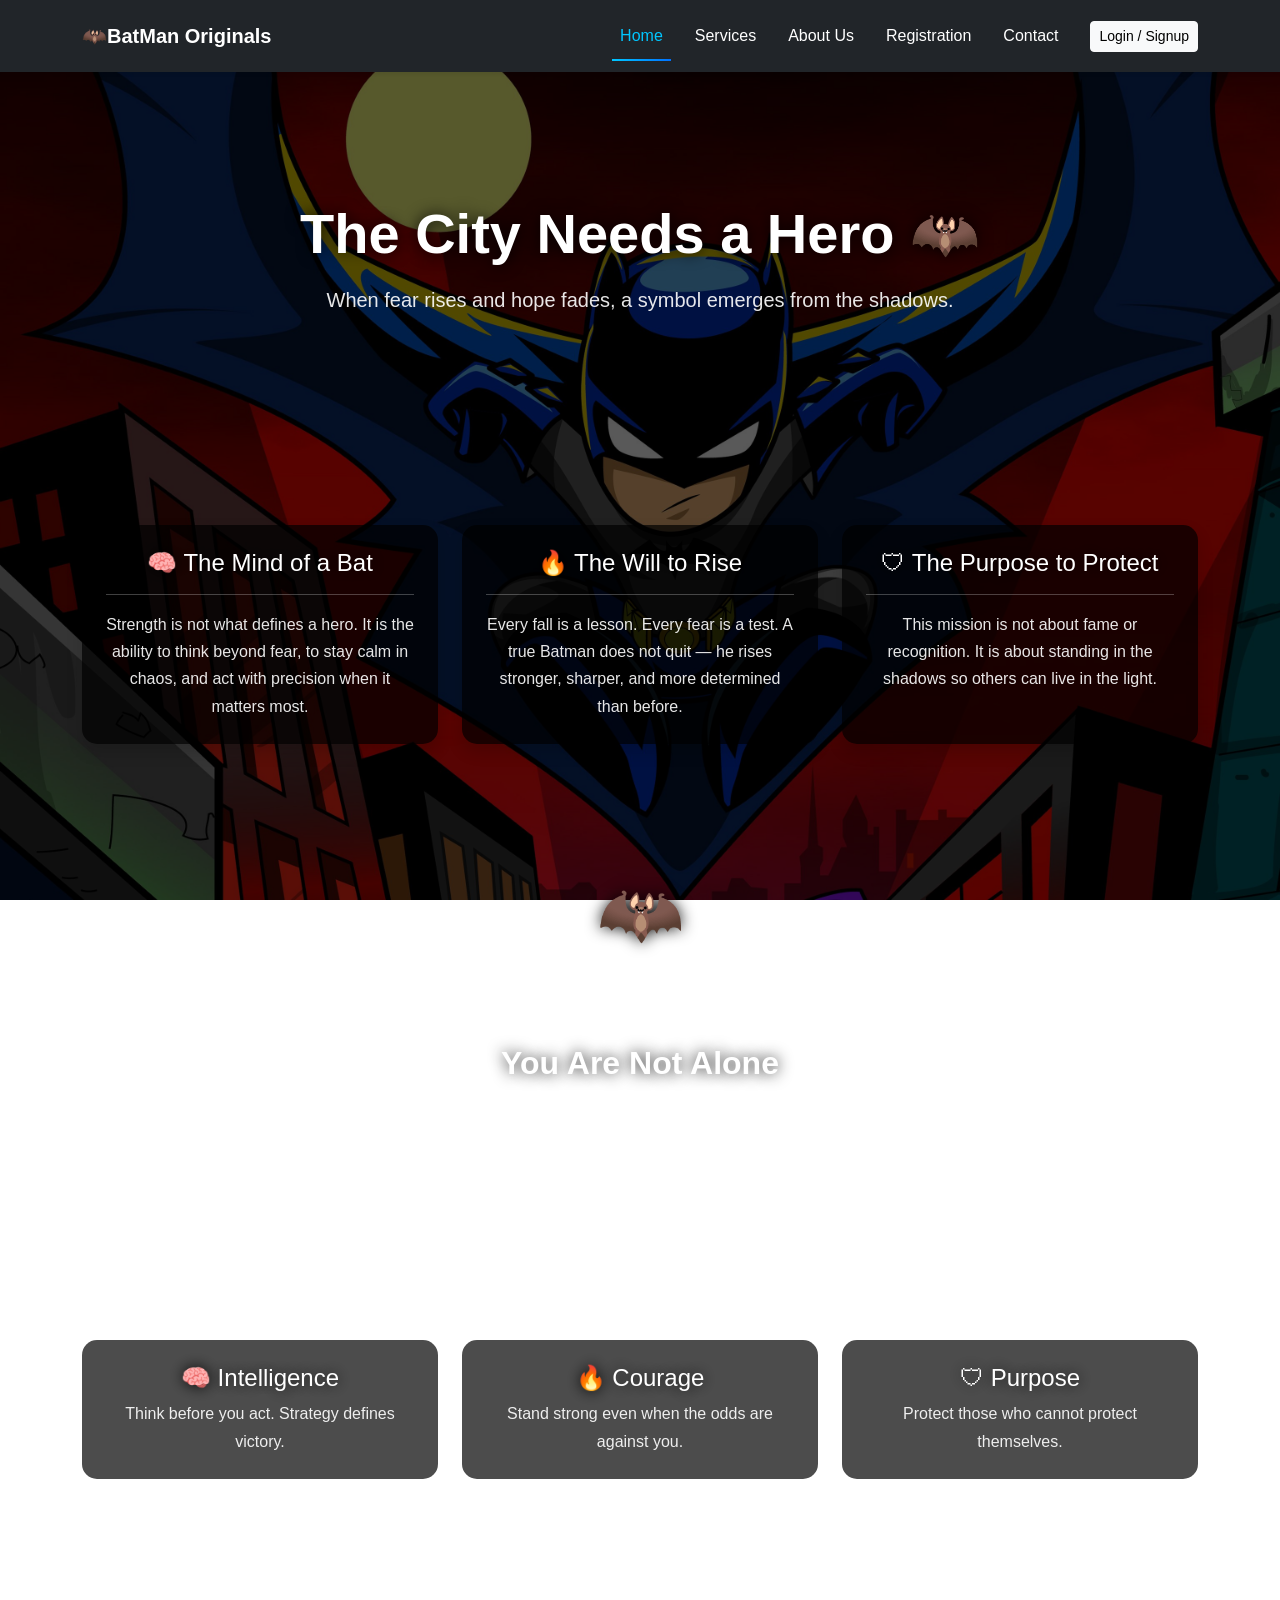
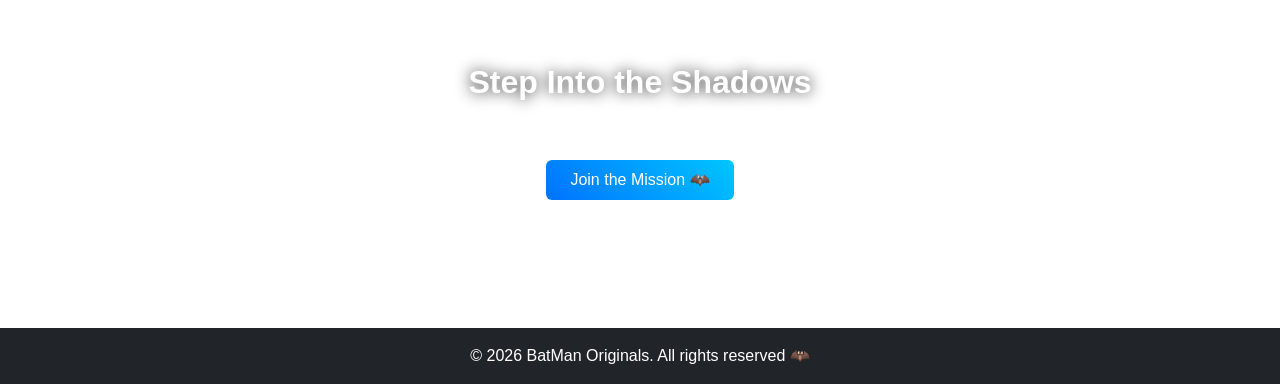
<file: Index.html>
<!DOCTYPE html>
<html lang="en">

<head>
    <meta charset="UTF-8">
    <meta name="viewport" content="width=device-width, initial-scale=1.0">
    <title>Home - BatMan Originals</title>

    <link href="https://cdn.jsdelivr.net/npm/bootstrap@5.0.2/dist/css/bootstrap.min.css" rel="stylesheet">
    <link rel="stylesheet" href="style.css">
</head>

<body>

    <nav class="navbar navbar-expand-lg navbar-dark bg-dark shadow-sm py-3">
        <div class="container">

            <a class="navbar-brand fw-bold" href="#">🦇BatMan Originals</a>

            <button class="navbar-toggler" type="button" data-bs-toggle="collapse" data-bs-target="#menu">
                <span class="navbar-toggler-icon"></span>
            </button>

            <div class="collapse navbar-collapse" id="menu">
                <ul class="navbar-nav ms-auto text-center">
                    <li class="nav-item">
                        <a class="nav-link text-white mx-2 active" href="Index.html">Home</a>
                    </li>
                    <li class="nav-item">
                        <a class="nav-link text-white mx-2" href="Services.html">Services</a>
                    </li>
                    <li class="nav-item">
                        <a class="nav-link text-white mx-2" href="Aboutus.html">About Us</a>
                    </li>
                    <li class="nav-item">
                        <a class="nav-link text-white mx-2" href="Registration.html">Registration</a>
                    </li>
                    <li class="nav-item">
                        <a class="nav-link text-white mx-2" href="Contact.html">Contact</a>
                    </li>
                </ul>

                <button class="btn btn-light btn-sm ms-lg-3 mt-2 mt-lg-0" data-bs-toggle="modal"
                    data-bs-target="#loginModal">
                    Login / Signup
                </button>
            </div>
        </div>
    </nav>

    <div class="modal fade" id="loginModal" tabindex="-1">
        <div class="modal-dialog modal-dialog-centered">
            <div class="modal-content">

                <div class="modal-header">
                    <h5 class="modal-title text-dark">Login</h5>
                    <button class="btn-close" data-bs-dismiss="modal"></button>
                </div>

                <div class="modal-body">
                    <input type="email" class="form-control mb-3" placeholder="Email">
                    <input type="password" class="form-control mb-3" placeholder="Password">
                </div>

                <div class="modal-footer">
                    <button class="btn btn-secondary" data-bs-dismiss="modal">Close</button>
                    <button class="btn btn-primary">Login</button>
                </div>

            </div>
        </div>
    </div>

    <section class="container text-center mt-5 reveal">
        <h1 class="display-4 fw-bold">The City Needs a Hero 🦇</h1>

        <p class="lead mt-3">
            When fear rises and hope fades, a symbol emerges from the shadows.
        </p>
    </section>

    <section class="container reveal">
        <div class="row text-center mt-5">

            <div class="col-md-4 mb-4">
                <div class="p-4 bat-card h-100 shadow">
                    <h4>🧠 The Mind of a Bat</h4>
                    <hr class="bg-light">
                    <p>
                        Strength is not what defines a hero.
                        It is the ability to think beyond fear,
                        to stay calm in chaos, and act with precision when it matters most.
                    </p>
                </div>
            </div>

            <div class="col-md-4 mb-4">
                <div class="p-4 bat-card h-100 shadow">
                    <h4>🔥 The Will to Rise</h4>
                    <hr class="bg-light">
                    <p>
                        Every fall is a lesson. Every fear is a test.
                        A true Batman does not quit —
                        he rises stronger, sharper, and more determined than before.
                    </p>
                </div>
            </div>

            <div class="col-md-4 mb-4">
                <div class="p-4 bat-card h-100 shadow">
                    <h4>🛡 The Purpose to Protect</h4>
                    <hr class="bg-light">
                    <p>
                        This mission is not about fame or recognition.
                        It is about standing in the shadows so others can live in the light.
                    </p>
                </div>
            </div>

        </div>
    </section>

    <div class="text-center reveal mt-4">
        <h2 class="bat-signal">🦇</h2>
    </div>

    <section class="container text-center reveal">
        <h2 class="fw-bold">You Are Not Alone</h2>

        <p class="mt-3">
            Across the world, there are hidden Batmans.
            Ordinary people doing extraordinary things.
        </p>

        <p>
            A student helping a friend.
            A developer building dreams.
            A stranger choosing kindness.
        </p>

        <p class="fw-bold">
            They are all part of the same mission.
        </p>
    </section>

    <section class="container reveal">
        <div class="row text-center">

            <div class="col-md-4 mb-4">
                <div class="p-4 bat-card h-100">
                    <h4>🧠 Intelligence</h4>
                    <p>Think before you act. Strategy defines victory.</p>
                </div>
            </div>

            <div class="col-md-4 mb-4">
                <div class="p-4 bat-card h-100">
                    <h4>🔥 Courage</h4>
                    <p>Stand strong even when the odds are against you.</p>
                </div>
            </div>

            <div class="col-md-4 mb-4">
                <div class="p-4 bat-card h-100">
                    <h4>🛡 Purpose</h4>
                    <p>Protect those who cannot protect themselves.</p>
                </div>
            </div>

        </div>
    </section>

    <section class="container text-center reveal">
        <h2 class="fw-bold">Step Into the Shadows</h2>

        <p class="mt-3">
            The city is waiting.
            The mission has already begun.
        </p>

        <a href="registration.html" class="btn btn-primary px-4 py-2 mt-3">
            Join the Mission 🦇
        </a>
    </section>

    <footer class="bg-dark text-center text-white py-3 mt-5">
        &copy; 2026 BatMan Originals. All rights reserved 🦇
    </footer>

    <script src="https://cdn.jsdelivr.net/npm/bootstrap@5.0.2/dist/js/bootstrap.bundle.min.js"></script>
    <script>
        window.addEventListener("scroll", function () {
            let reveals = document.querySelectorAll(".reveal");

            reveals.forEach((el) => {
                let windowHeight = window.innerHeight;
                let elementTop = el.getBoundingClientRect().top;

                if (elementTop < windowHeight - 100) {
                    el.classList.add("active");
                }
            });
        });
    </script>

</body>

</html>
</file>
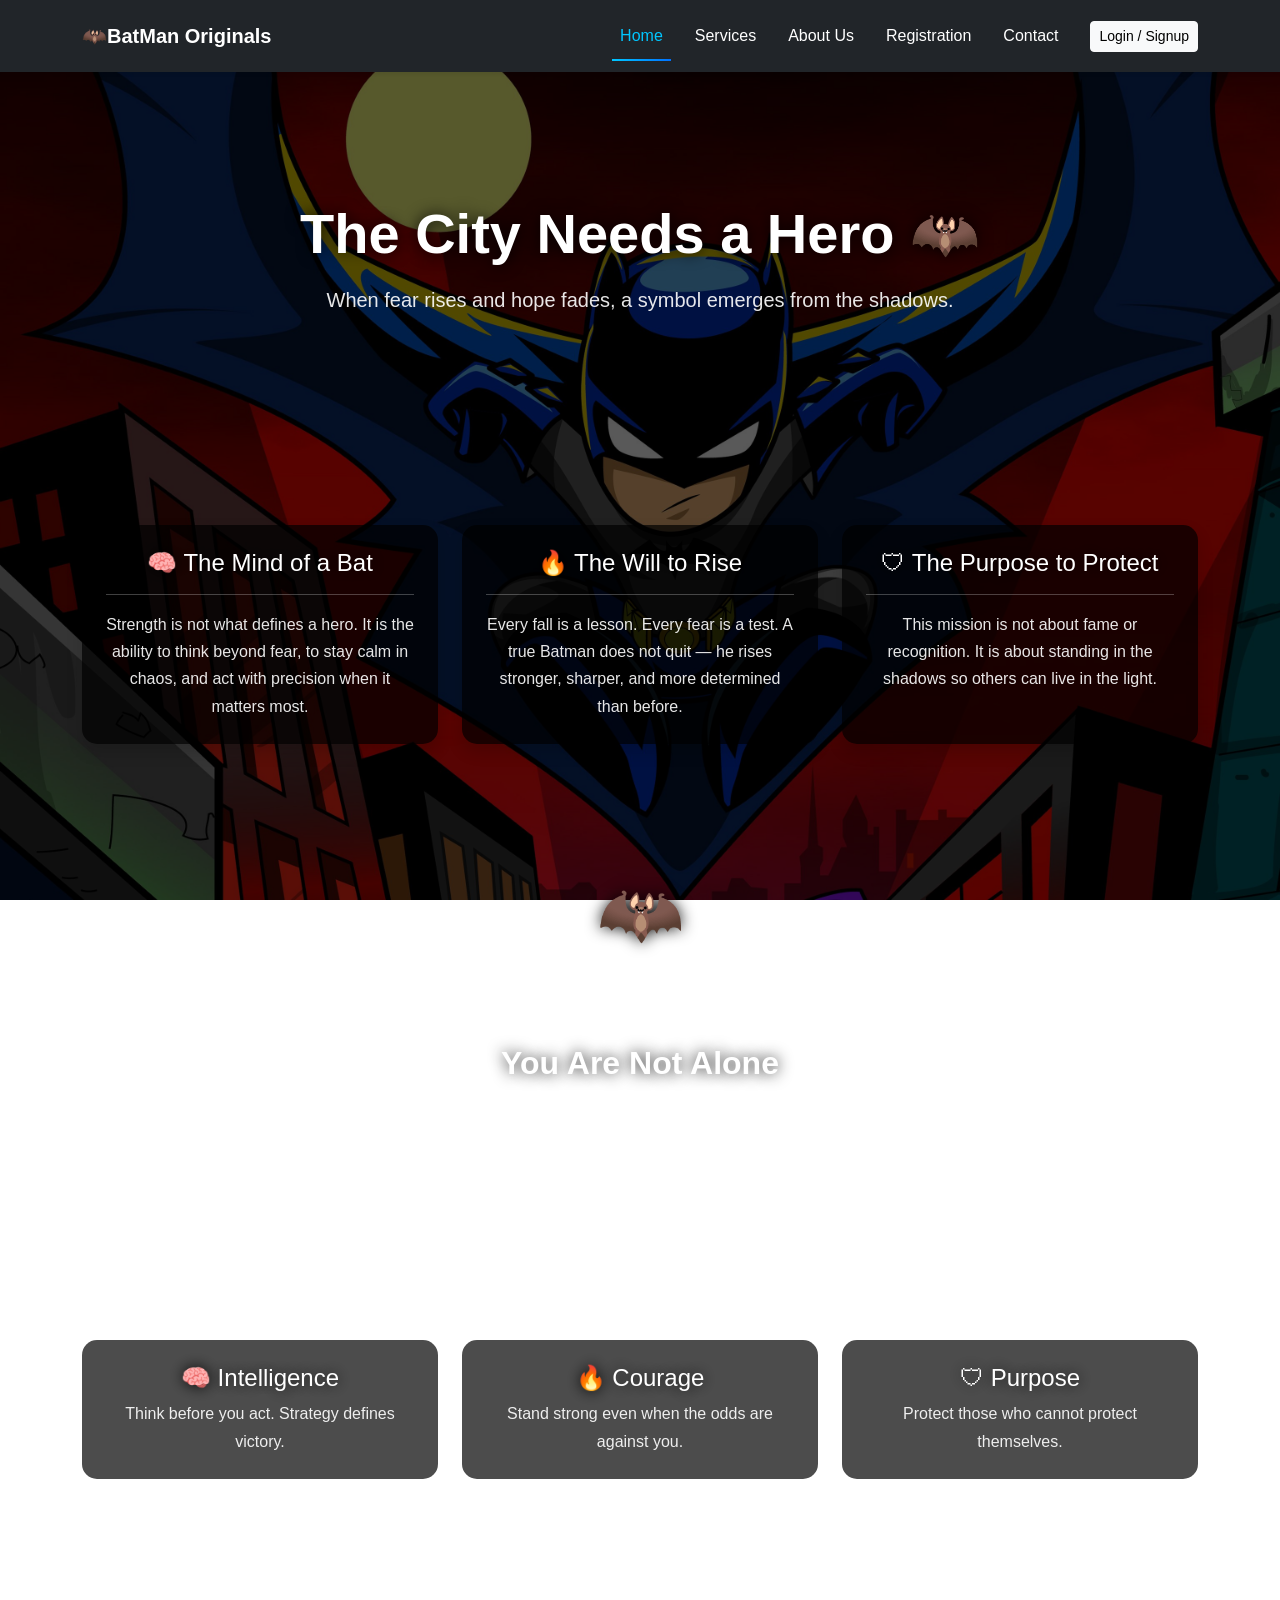
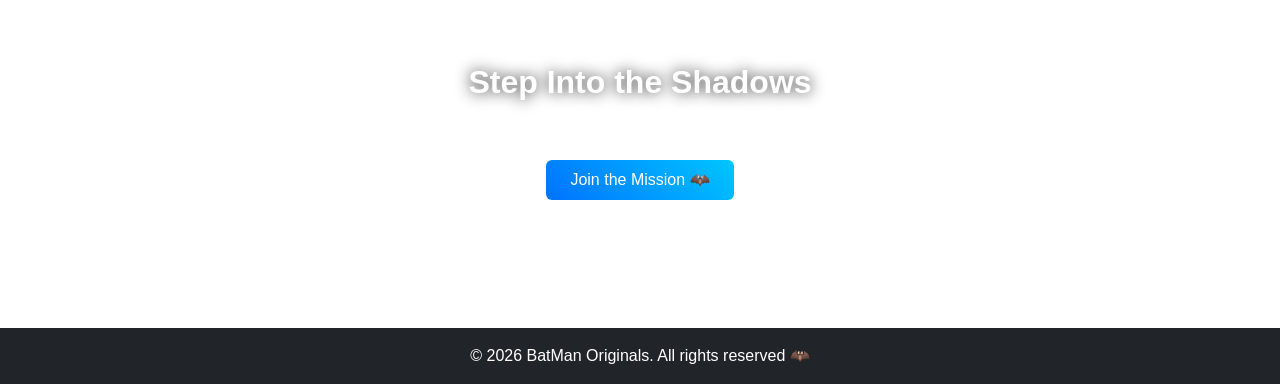
<file: index.html>
<!DOCTYPE html>
<html lang="en">

<head>
    <meta charset="UTF-8">
    <meta name="viewport" content="width=device-width, initial-scale=1.0">
    <title>Home - BatMan Originals</title>

    <link href="https://cdn.jsdelivr.net/npm/bootstrap@5.0.2/dist/css/bootstrap.min.css" rel="stylesheet">
    <link rel="stylesheet" href="style.css">
</head>

<body>

    <nav class="navbar navbar-expand-lg navbar-dark bg-dark shadow-sm py-3">
        <div class="container">

            <a class="navbar-brand fw-bold" href="#">🦇BatMan Originals</a>

            <button class="navbar-toggler" type="button" data-bs-toggle="collapse" data-bs-target="#menu">
                <span class="navbar-toggler-icon"></span>
            </button>

            <div class="collapse navbar-collapse" id="menu">
                <ul class="navbar-nav ms-auto text-center">
                    <li class="nav-item">
                        <a class="nav-link text-white mx-2 active" href="index.html">Home</a>
                    </li>
                    <li class="nav-item">
                        <a class="nav-link text-white mx-2" href="Services.html">Services</a>
                    </li>
                    <li class="nav-item">
                        <a class="nav-link text-white mx-2" href="Aboutus.html">About Us</a>
                    </li>
                    <li class="nav-item">
                        <a class="nav-link text-white mx-2" href="Registration.html">Registration</a>
                    </li>
                    <li class="nav-item">
                        <a class="nav-link text-white mx-2" href="Contact.html">Contact</a>
                    </li>
                </ul>

                <button class="btn btn-light btn-sm ms-lg-3 mt-2 mt-lg-0" data-bs-toggle="modal"
                    data-bs-target="#loginModal">
                    Login / Signup
                </button>
            </div>
        </div>
    </nav>

    <div class="modal fade" id="loginModal" tabindex="-1">
        <div class="modal-dialog modal-dialog-centered">
            <div class="modal-content">

                <div class="modal-header">
                    <h5 class="modal-title text-dark">Login</h5>
                    <button class="btn-close" data-bs-dismiss="modal"></button>
                </div>

                <div class="modal-body">
                    <form>
                        <div class="mb-3">
                            <label class="form-label text-dark">Email</label>
                            <input type="email" class="form-control" placeholder="Enter email">
                        </div>

                        <div class="mb-3">
                            <label class="form-label text-dark">Password</label>
                            <input type="password" class="form-control" placeholder="Enter password">
                        </div>

                        <button class="btn btn-link p-0">Forgot Password?</button>
                    </form>
                </div>

                <div class="modal-footer">
                    <button class="btn btn-secondary" data-bs-dismiss="modal">Close</button>
                    <button class="btn btn-primary">Login</button>
                </div>

            </div>
        </div>
    </div>

    <section class="container text-center mt-5 reveal">
        <h1 class="display-4 fw-bold">The City Needs a Hero 🦇</h1>

        <p class="lead mt-3">
            When fear rises and hope fades, a symbol emerges from the shadows.
        </p>
    </section>

    <section class="container reveal">
        <div class="row text-center mt-5">

            <div class="col-md-4 mb-4">
                <div class="p-4 bat-card h-100 shadow">
                    <h4>🧠 The Mind of a Bat</h4>
                    <hr class="bg-light">
                    <p>
                        Strength is not what defines a hero.
                        It is the ability to think beyond fear,
                        to stay calm in chaos, and act with precision when it matters most.
                    </p>
                </div>
            </div>

            <div class="col-md-4 mb-4">
                <div class="p-4 bat-card h-100 shadow">
                    <h4>🔥 The Will to Rise</h4>
                    <hr class="bg-light">
                    <p>
                        Every fall is a lesson. Every fear is a test.
                        A true Batman does not quit —
                        he rises stronger, sharper, and more determined than before.
                    </p>
                </div>
            </div>

            <div class="col-md-4 mb-4">
                <div class="p-4 bat-card h-100 shadow">
                    <h4>🛡 The Purpose to Protect</h4>
                    <hr class="bg-light">
                    <p>
                        This mission is not about fame or recognition.
                        It is about standing in the shadows so others can live in the light.
                    </p>
                </div>
            </div>

        </div>
    </section>

    <div class="text-center reveal mt-4">
        <h2 class="bat-signal">🦇</h2>
    </div>

    <section class="container text-center reveal">
        <h2 class="fw-bold">You Are Not Alone</h2>

        <p class="mt-3">
            Across the world, there are hidden Batmans.
            Ordinary people doing extraordinary things.
        </p>

        <p>
            A student helping a friend.
            A developer building dreams.
            A stranger choosing kindness.
        </p>

        <p class="fw-bold">
            They are all part of the same mission.
        </p>
    </section>

    <section class="container reveal">
        <div class="row text-center">

            <div class="col-md-4 mb-4">
                <div class="p-4 bat-card h-100">
                    <h4>🧠 Intelligence</h4>
                    <p>Think before you act. Strategy defines victory.</p>
                </div>
            </div>

            <div class="col-md-4 mb-4">
                <div class="p-4 bat-card h-100">
                    <h4>🔥 Courage</h4>
                    <p>Stand strong even when the odds are against you.</p>
                </div>
            </div>

            <div class="col-md-4 mb-4">
                <div class="p-4 bat-card h-100">
                    <h4>🛡 Purpose</h4>
                    <p>Protect those who cannot protect themselves.</p>
                </div>
            </div>

        </div>
    </section>

    <section class="container text-center reveal">
        <h2 class="fw-bold">Step Into the Shadows</h2>

        <p class="mt-3">
            The city is waiting.
            The mission has already begun.
        </p>

        <a href="Registration.html" class="btn btn-primary px-4 py-2 mt-3">
            Join the Mission 🦇
        </a>
    </section>

    <footer class="bg-dark text-center text-white py-3 mt-5">
        &copy; 2026 BatMan Originals. All rights reserved 🦇
    </footer>

    <script src="https://cdn.jsdelivr.net/npm/bootstrap@5.0.2/dist/js/bootstrap.bundle.min.js"></script>
    <script>
        window.addEventListener("scroll", function () {
            let reveals = document.querySelectorAll(".reveal");

            reveals.forEach((el) => {
                let windowHeight = window.innerHeight;
                let elementTop = el.getBoundingClientRect().top;

                if (elementTop < windowHeight - 100) {
                    el.classList.add("active");
                }
            });
        });
    </script>

</body>

</html>
</file>
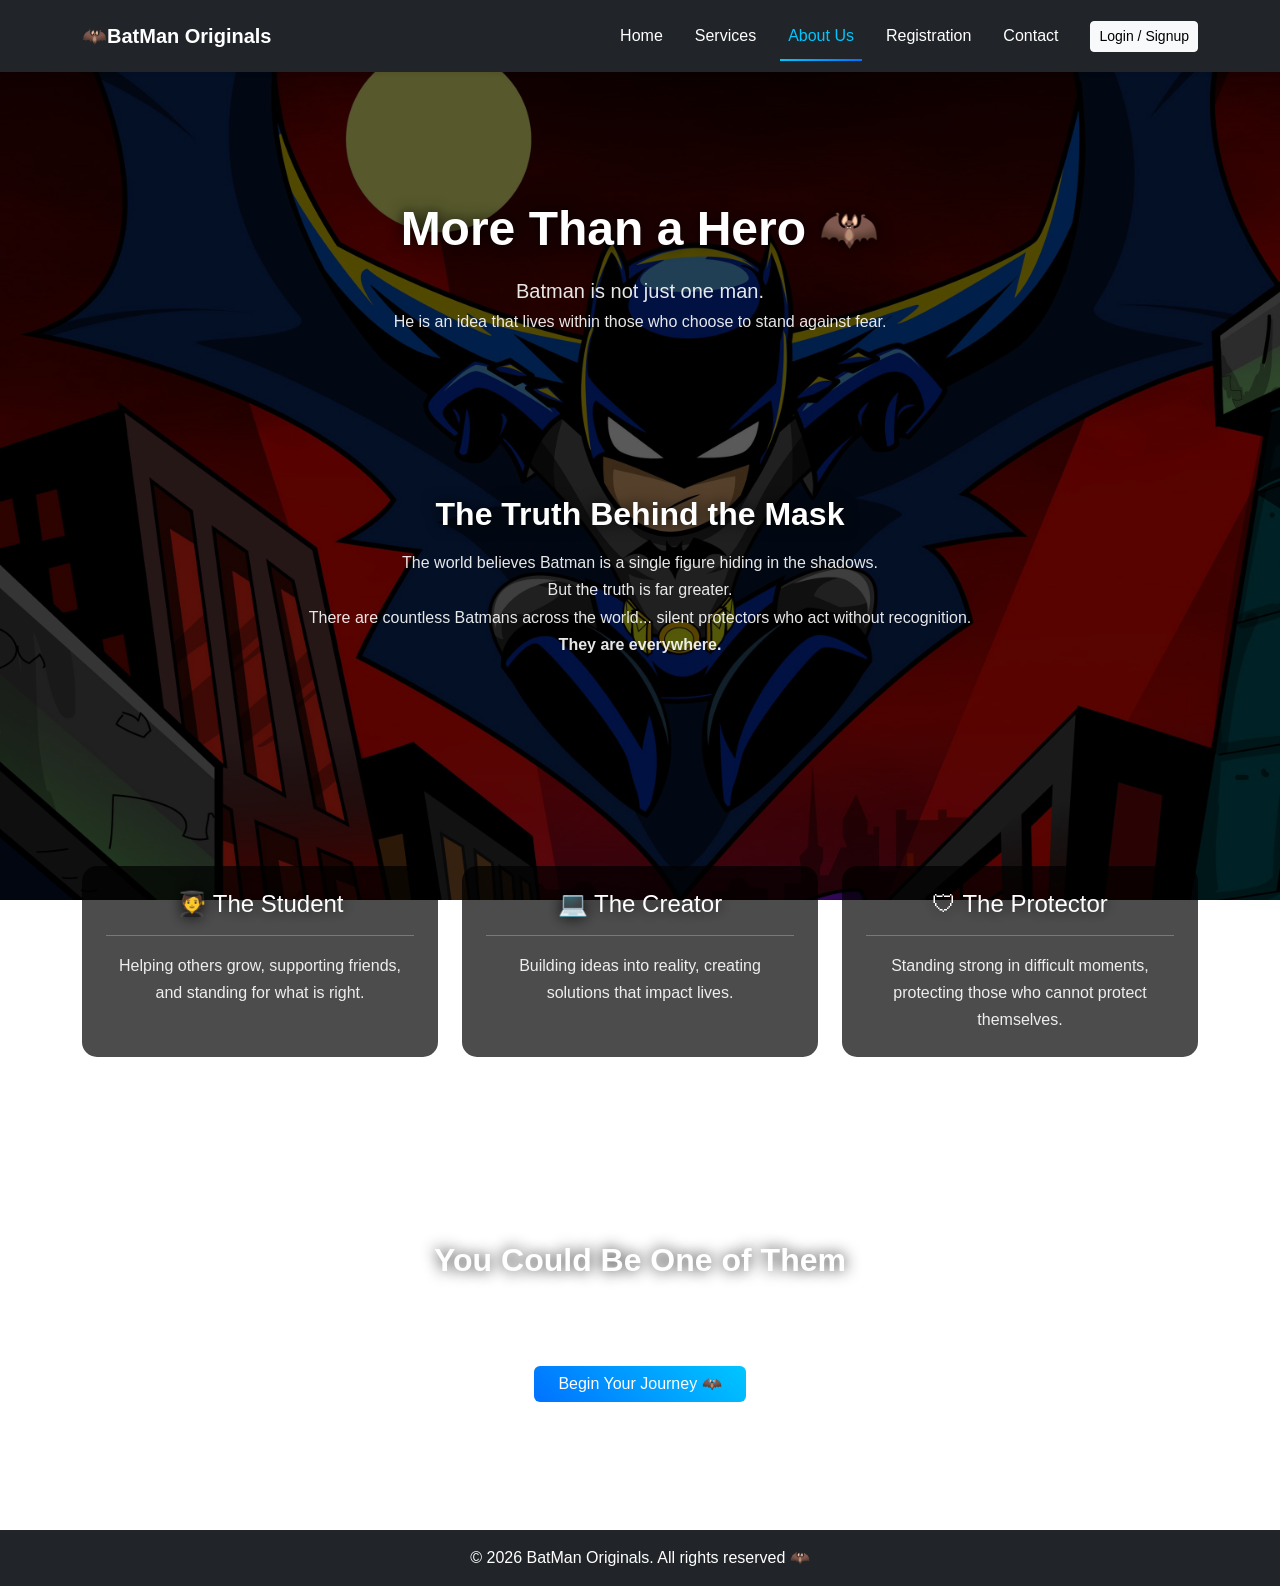
<file: Aboutus.html>
<!DOCTYPE html>
<html lang="en">

<head>
    <meta charset="UTF-8">
    <meta name="viewport" content="width=device-width, initial-scale=1.0">
    <title>About Us - BatMan Originals</title>
    <link href="https://cdn.jsdelivr.net/npm/bootstrap@5.0.2/dist/css/bootstrap.min.css" rel="stylesheet">
    <link rel="stylesheet" href="style.css">
</head>

<body>

    <nav class="navbar navbar-expand-lg navbar-dark bg-dark shadow-sm py-3">
        <div class="container">

            <a class="navbar-brand fw-bold" href="#">🦇BatMan Originals</a>

            <button class="navbar-toggler" type="button" data-bs-toggle="collapse" data-bs-target="#menu">
                <span class="navbar-toggler-icon"></span>
            </button>

            <div class="collapse navbar-collapse" id="menu">
                <ul class="navbar-nav ms-auto text-center">
                    <li class="nav-item">
                        <a class="nav-link text-white mx-2" href="index.html">Home</a>
                    </li>
                    <li class="nav-item">
                        <a class="nav-link text-white mx-2" href="Services.html">Services</a>
                    </li>
                    <li class="nav-item">
                        <a class="nav-link text-white mx-2 active" href="Aboutus.html">About Us</a>
                    </li>
                    <li class="nav-item">
                        <a class="nav-link text-white mx-2" href="Registration.html">Registration</a>
                    </li>
                    <li class="nav-item">
                        <a class="nav-link text-white mx-2" href="Contact.html">Contact</a>
                    </li>
                </ul>

                <button class="btn btn-light btn-sm ms-lg-3 mt-2 mt-lg-0" data-bs-toggle="modal"
                    data-bs-target="#loginModal">
                    Login / Signup
                </button>
            </div>
        </div>
    </nav>

    <div class="modal fade" id="loginModal" tabindex="-1">
        <div class="modal-dialog modal-dialog-centered">
            <div class="modal-content">

                <div class="modal-header">
                    <h5 class="modal-title text-dark">Login</h5>
                    <button class="btn-close" data-bs-dismiss="modal"></button>
                </div>

                <div class="modal-body">
                    <input type="email" class="form-control mb-3" placeholder="Email">
                    <input type="password" class="form-control mb-3" placeholder="Password">
                </div>

                <div class="modal-footer">
                    <button class="btn btn-secondary" data-bs-dismiss="modal">Close</button>
                    <button class="btn btn-primary">Login</button>
                </div>

            </div>
        </div>
    </div>

    <section class="container text-center mt-5 reveal">
        <h1 class="fw-bold display-5">More Than a Hero 🦇</h1>

        <p class="lead mt-3">
            Batman is not just one man.
        </p>

        <p>
            He is an idea that lives within those who choose to stand against fear.
        </p>
    </section>

    <section class="container text-center reveal">
        <h2 class="fw-bold">The Truth Behind the Mask</h2>

        <p class="mt-3">
            The world believes Batman is a single figure hiding in the shadows.
        </p>

        <p>
            But the truth is far greater.
        </p>

        <p>
            There are countless Batmans across the world...
            silent protectors who act without recognition.
        </p>

        <p class="fw-bold">
            They are everywhere.
        </p>
    </section>

    <section class="container mt-5 reveal">
        <div class="row text-center">

            <div class="col-md-4 mb-4">
                <div class="p-4 bat-card h-100">
                    <h4>🧑‍🎓 The Student</h4>
                    <hr class="bg-light">
                    <p>
                        Helping others grow, supporting friends,
                        and standing for what is right.
                    </p>
                </div>
            </div>

            <div class="col-md-4 mb-4">
                <div class="p-4 bat-card h-100">
                    <h4>💻 The Creator</h4>
                    <hr class="bg-light">
                    <p>
                        Building ideas into reality,
                        creating solutions that impact lives.
                    </p>
                </div>
            </div>

            <div class="col-md-4 mb-4">
                <div class="p-4 bat-card h-100">
                    <h4>🛡 The Protector</h4>
                    <hr class="bg-light">
                    <p>
                        Standing strong in difficult moments,
                        protecting those who cannot protect themselves.
                    </p>
                </div>
            </div>

        </div>
    </section>

    <section class="container text-center reveal">
        <h2 class="fw-bold">You Could Be One of Them</h2>

        <p class="mt-3">
            You do not need a mask to become Batman.
        </p>

        <p>
            You only need the courage to act when it matters most.
        </p>

        <a href="Registration.html" class="btn btn-primary mt-3 px-4">
            Begin Your Journey 🦇
        </a>
    </section>

    <footer class="bg-dark text-center text-white py-3 mt-5">
        &copy; 2026 BatMan Originals. All rights reserved 🦇
    </footer>


    <script src="https://cdn.jsdelivr.net/npm/bootstrap@5.0.2/dist/js/bootstrap.bundle.min.js"></script>
    <script>
        window.addEventListener("scroll", function () {
            let reveals = document.querySelectorAll(".reveal");

            reveals.forEach((el) => {
                let windowHeight = window.innerHeight;
                let elementTop = el.getBoundingClientRect().top;

                if (elementTop < windowHeight - 100) {
                    el.classList.add("active");
                }
            });
        });
    </script>

</body>

</html>
</file>
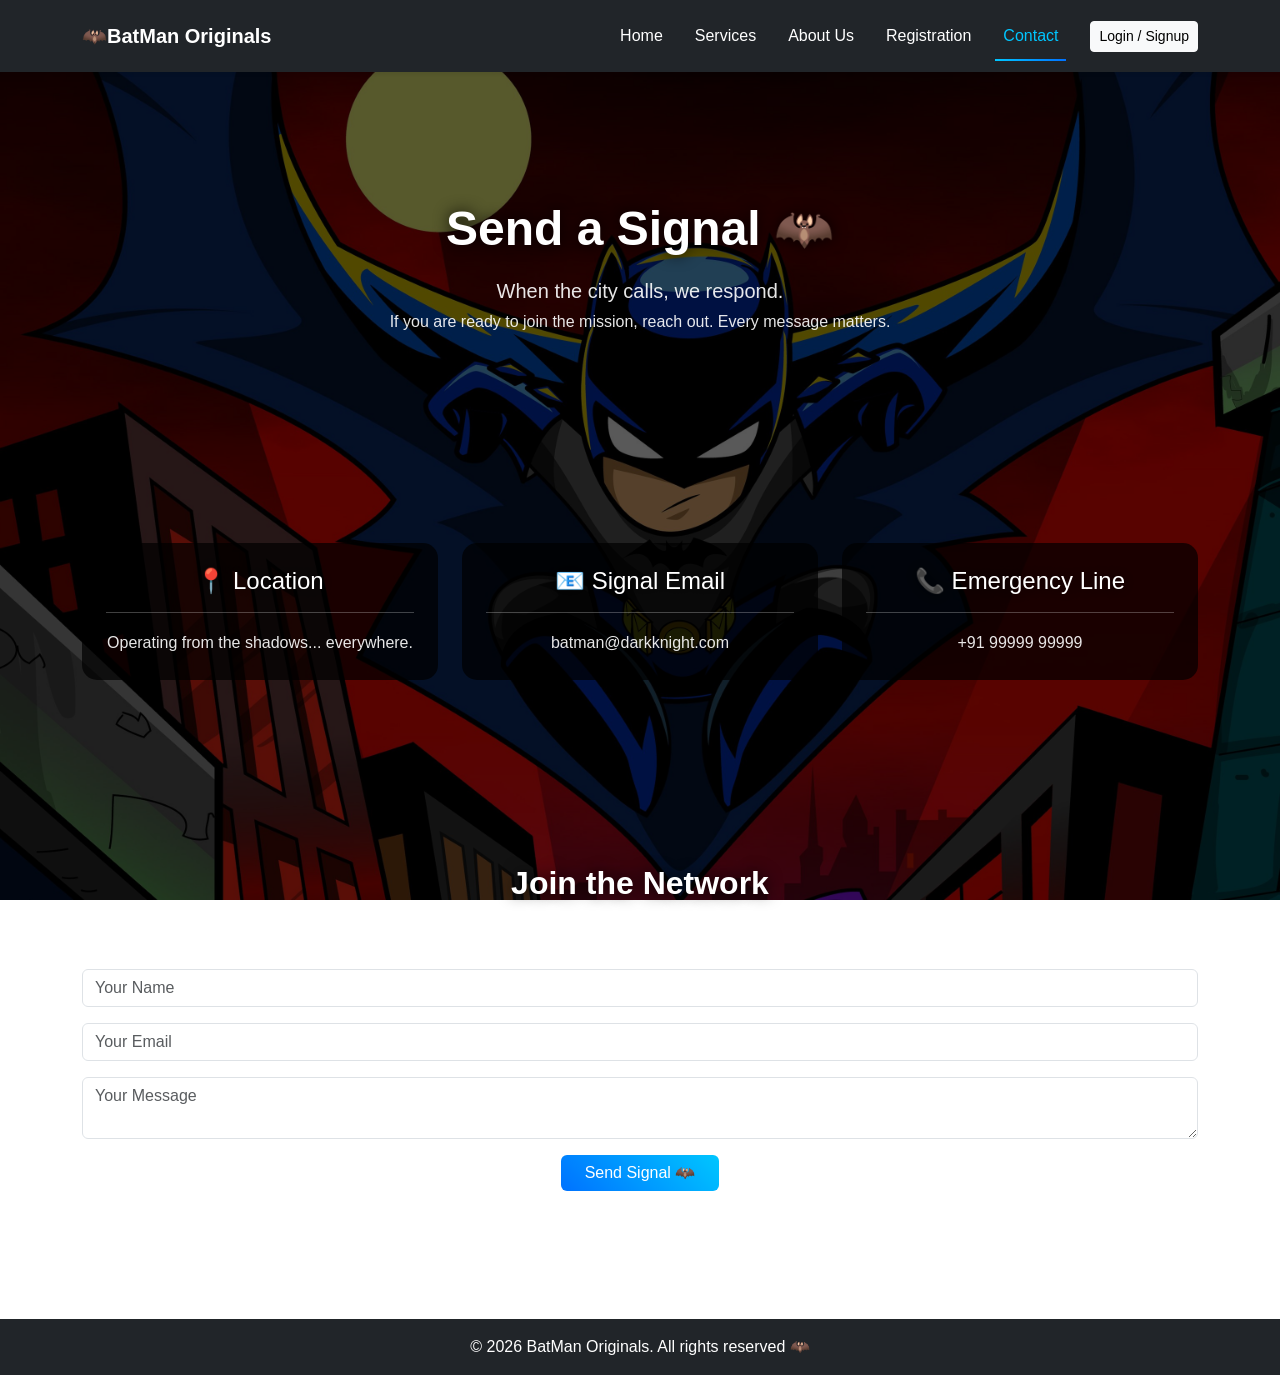
<file: Contact.html>
<!DOCTYPE html>
<html lang="en">

<head>
    <meta charset="UTF-8">
    <meta name="viewport" content="width=device-width, initial-scale=1.0">
    <title>Contact - BatMan Originals</title>

    <link href="https://cdn.jsdelivr.net/npm/bootstrap@5.0.2/dist/css/bootstrap.min.css" rel="stylesheet">
    <link rel="stylesheet" href="style.css">
</head>

<body>

    <nav class="navbar navbar-expand-lg navbar-dark bg-dark shadow-sm py-3">
        <div class="container">

            <a class="navbar-brand fw-bold" href="#">🦇BatMan Originals</a>

            <button class="navbar-toggler" type="button" data-bs-toggle="collapse" data-bs-target="#menu">
                <span class="navbar-toggler-icon"></span>
            </button>

            <div class="collapse navbar-collapse" id="menu">
                <ul class="navbar-nav ms-auto text-center">
                    <li class="nav-item">
                        <a class="nav-link text-white mx-2" href="index.html">Home</a>
                    </li>
                    <li class="nav-item">
                        <a class="nav-link text-white mx-2" href="Services.html">Services</a>
                    </li>
                    <li class="nav-item">
                        <a class="nav-link text-white mx-2" href="Aboutus.html">About Us</a>
                    </li>
                    <li class="nav-item">
                        <a class="nav-link text-white mx-2" href="Registration.html">Registration</a>
                    </li>
                    <li class="nav-item">
                        <a class="nav-link text-white mx-2 active" href="Contact.html">Contact</a>
                    </li>
                </ul>

                <button class="btn btn-light btn-sm ms-lg-3 mt-2 mt-lg-0" data-bs-toggle="modal"
                    data-bs-target="#loginModal">
                    Login / Signup
                </button>
            </div>

        </div>
    </nav>

    <div class="modal fade" id="loginModal" tabindex="-1">
        <div class="modal-dialog modal-dialog-centered">
            <div class="modal-content">

                <div class="modal-header">
                    <h5 class="modal-title text-dark">Login</h5>
                    <button class="btn-close" data-bs-dismiss="modal"></button>
                </div>

                <div class="modal-body">
                    <input type="email" class="form-control mb-3" placeholder="Email">
                    <input type="password" class="form-control mb-3" placeholder="Password">
                </div>

                <div class="modal-footer">
                    <button class="btn btn-secondary" data-bs-dismiss="modal">Close</button>
                    <button class="btn btn-primary">Login</button>
                </div>

            </div>
        </div>
    </div>

    <section class="container text-center mt-5 reveal">
        <h1 class="fw-bold display-5">Send a Signal 🦇</h1>

        <p class="lead mt-3">
            When the city calls, we respond.
        </p>

        <p>
            If you are ready to join the mission, reach out.
            Every message matters.
        </p>
    </section>

    <section class="container mt-5 reveal">
        <div class="row text-center">

            <div class="col-md-4 mb-4">
                <div class="p-4 bat-card h-100">
                    <h4>📍 Location</h4>
                    <hr class="bg-light">
                    <p>Operating from the shadows... everywhere.</p>
                </div>
            </div>

            <div class="col-md-4 mb-4">
                <div class="p-4 bat-card h-100">
                    <h4>📧 Signal Email</h4>
                    <hr class="bg-light">
                    <p>batman@darkknight.com</p>
                </div>
            </div>

            <div class="col-md-4 mb-4">
                <div class="p-4 bat-card h-100">
                    <h4>📞 Emergency Line</h4>
                    <hr class="bg-light">
                    <p>+91 99999 99999</p>
                </div>
            </div>

        </div>
    </section>

    <section class="container text-center reveal">

        <h2 class="fw-bold">Join the Network</h2>

        <p class="mt-3">
            Tell us why you are ready to become part of something greater.
        </p>

        <div class="mt-4">
            <input type="text" class="form-control mb-3" placeholder="Your Name">
            <input type="email" class="form-control mb-3" placeholder="Your Email">
            <textarea class="form-control mb-3" placeholder="Your Message"></textarea>

            <button class="btn btn-primary px-4">Send Signal 🦇</button>
        </div>

    </section>

    <footer class="bg-dark text-center text-white py-3 mt-5">
        &copy; 2026 BatMan Originals. All rights reserved 🦇
    </footer>

    <script src="https://cdn.jsdelivr.net/npm/bootstrap@5.0.2/dist/js/bootstrap.bundle.min.js"></script>

    <script>
        window.addEventListener("scroll", function () {
            let reveals = document.querySelectorAll(".reveal");

            reveals.forEach((el) => {
                let windowHeight = window.innerHeight;
                let elementTop = el.getBoundingClientRect().top;

                if (elementTop < windowHeight - 100) {
                    el.classList.add("active");
                }
            });
        });
    </script>

</body>

</html>
</file>
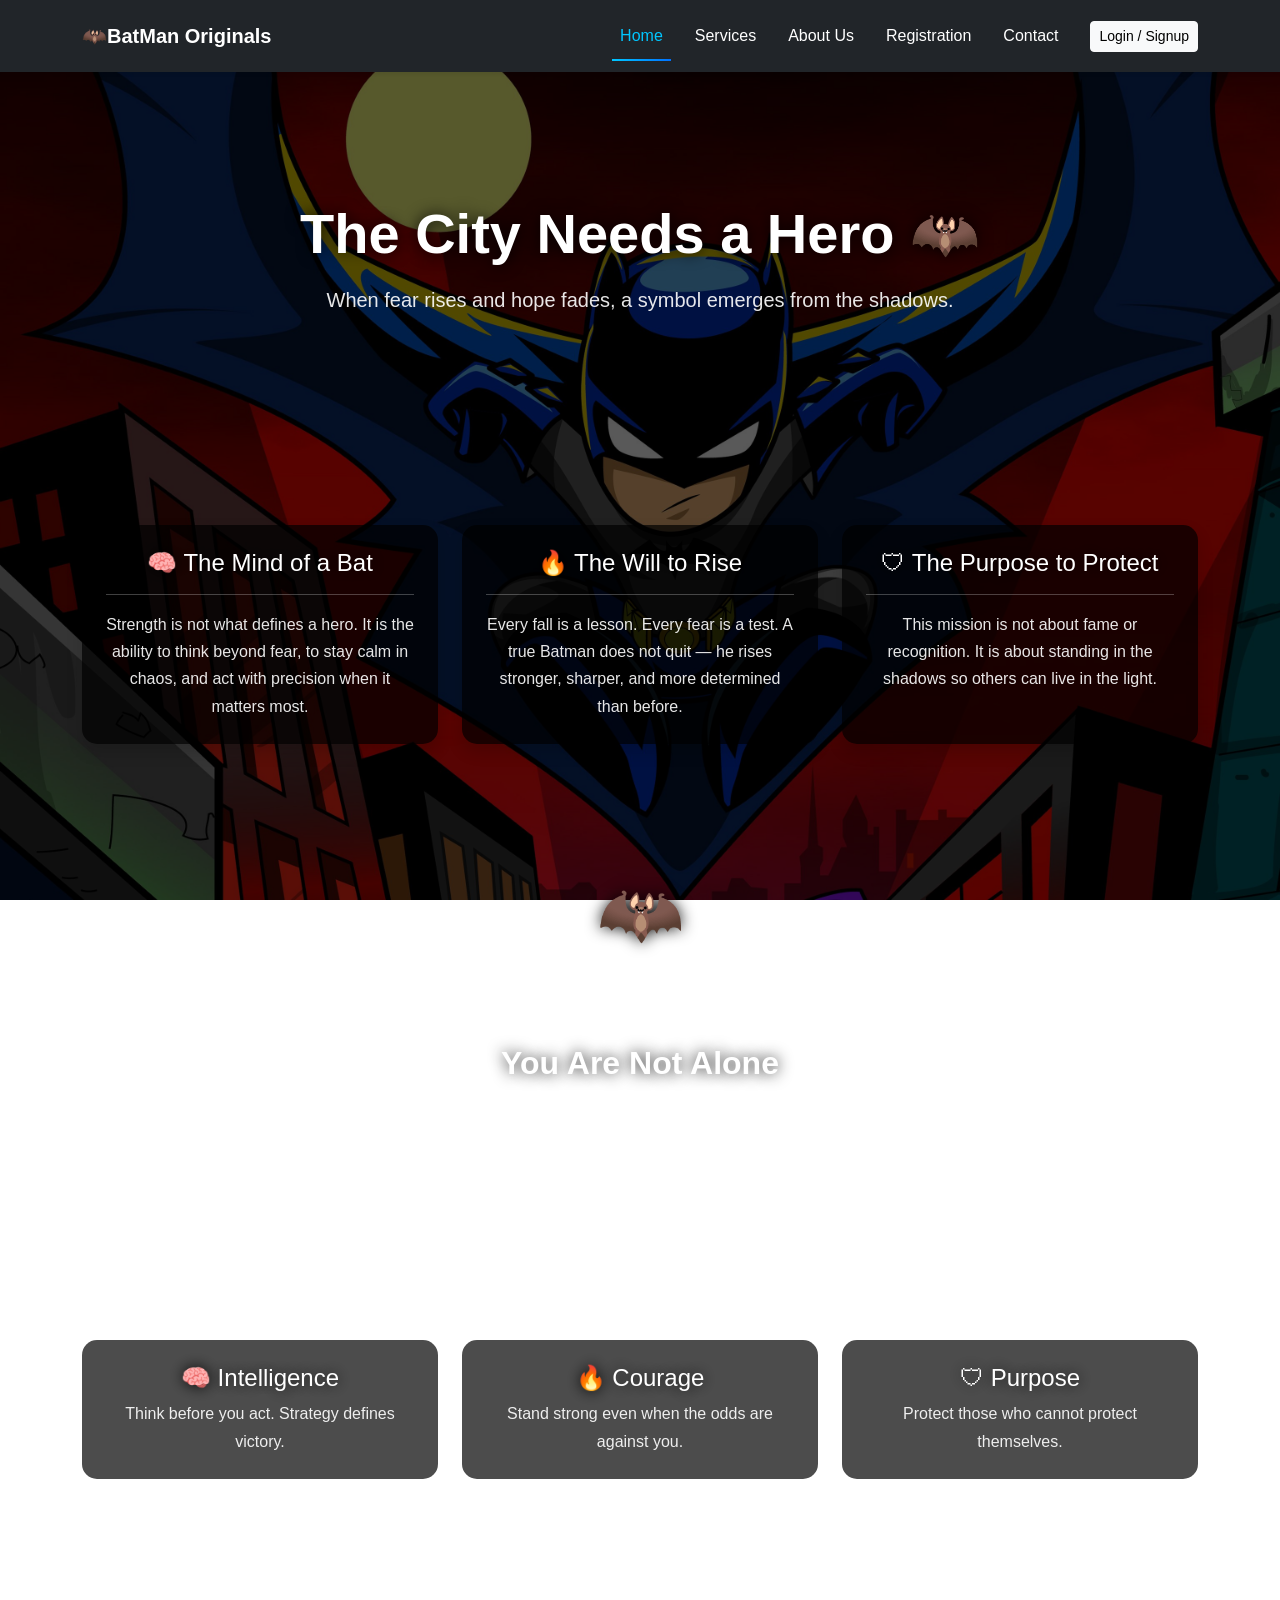
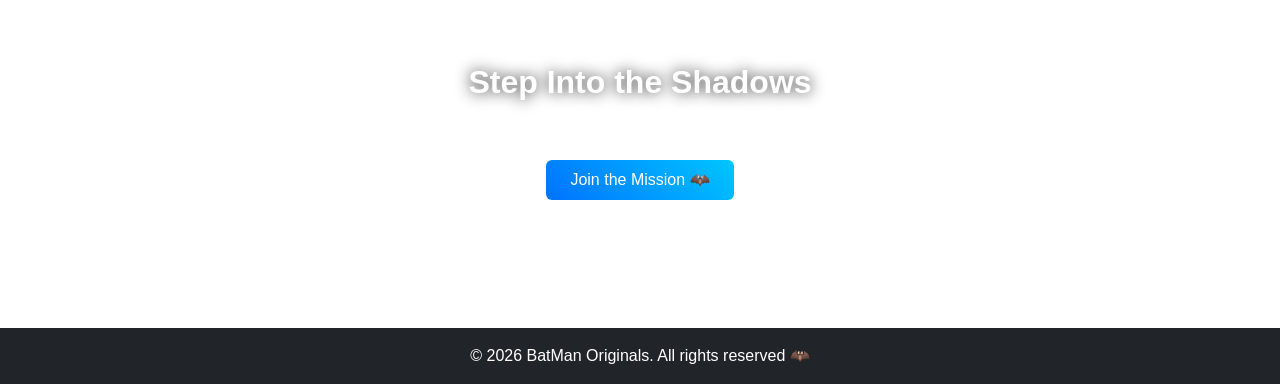
<file: Home.html>
<!DOCTYPE html>
<html lang="en">

<head>
    <meta charset="UTF-8">
    <meta name="viewport" content="width=device-width, initial-scale=1.0">
    <title>Home - BatMan Originals</title>

    <link href="https://cdn.jsdelivr.net/npm/bootstrap@5.0.2/dist/css/bootstrap.min.css" rel="stylesheet">
    <link rel="stylesheet" href="style.css">
</head>

<body>

    <nav class="navbar navbar-expand-lg navbar-dark bg-dark shadow-sm py-3">
        <div class="container">

            <a class="navbar-brand fw-bold" href="#">🦇BatMan Originals</a>

            <button class="navbar-toggler" type="button" data-bs-toggle="collapse" data-bs-target="#menu">
                <span class="navbar-toggler-icon"></span>
            </button>

            <div class="collapse navbar-collapse" id="menu">
                <ul class="navbar-nav ms-auto text-center">
                    <li class="nav-item">
                        <a class="nav-link text-white mx-2 active" href="Home.html">Home</a>
                    </li>
                    <li class="nav-item">
                        <a class="nav-link text-white mx-2" href="Services.html">Services</a>
                    </li>
                    <li class="nav-item">
                        <a class="nav-link text-white mx-2" href="Aboutus.html">About Us</a>
                    </li>
                    <li class="nav-item">
                        <a class="nav-link text-white mx-2" href="Registration.html">Registration</a>
                    </li>
                    <li class="nav-item">
                        <a class="nav-link text-white mx-2" href="Contact.html">Contact</a>
                    </li>
                </ul>

                <button class="btn btn-light btn-sm ms-lg-3 mt-2 mt-lg-0" data-bs-toggle="modal"
                    data-bs-target="#loginModal">
                    Login / Signup
                </button>
            </div>
        </div>
    </nav>

    <div class="modal fade" id="loginModal" tabindex="-1">
        <div class="modal-dialog modal-dialog-centered">
            <div class="modal-content">

                <div class="modal-header">
                    <h5 class="modal-title text-dark">Login</h5>
                    <button class="btn-close" data-bs-dismiss="modal"></button>
                </div>

                <div class="modal-body">
                    <input type="email" class="form-control mb-3" placeholder="Email">
                    <input type="password" class="form-control mb-3" placeholder="Password">
                </div>

                <div class="modal-footer">
                    <button class="btn btn-secondary" data-bs-dismiss="modal">Close</button>
                    <button class="btn btn-primary">Login</button>
                </div>

            </div>
        </div>
    </div>

    <section class="container text-center mt-5 reveal">
        <h1 class="display-4 fw-bold">The City Needs a Hero 🦇</h1>

        <p class="lead mt-3">
            When fear rises and hope fades, a symbol emerges from the shadows.
        </p>
    </section>

    <section class="container reveal">
        <div class="row text-center mt-5">

            <div class="col-md-4 mb-4">
                <div class="p-4 bat-card h-100 shadow">
                    <h4>🧠 The Mind of a Bat</h4>
                    <hr class="bg-light">
                    <p>
                        Strength is not what defines a hero.
                        It is the ability to think beyond fear,
                        to stay calm in chaos, and act with precision when it matters most.
                    </p>
                </div>
            </div>

            <div class="col-md-4 mb-4">
                <div class="p-4 bat-card h-100 shadow">
                    <h4>🔥 The Will to Rise</h4>
                    <hr class="bg-light">
                    <p>
                        Every fall is a lesson. Every fear is a test.
                        A true Batman does not quit —
                        he rises stronger, sharper, and more determined than before.
                    </p>
                </div>
            </div>

            <div class="col-md-4 mb-4">
                <div class="p-4 bat-card h-100 shadow">
                    <h4>🛡 The Purpose to Protect</h4>
                    <hr class="bg-light">
                    <p>
                        This mission is not about fame or recognition.
                        It is about standing in the shadows so others can live in the light.
                    </p>
                </div>
            </div>

        </div>
    </section>

    <div class="text-center reveal mt-4">
        <h2 class="bat-signal">🦇</h2>
    </div>

    <section class="container text-center reveal">
        <h2 class="fw-bold">You Are Not Alone</h2>

        <p class="mt-3">
            Across the world, there are hidden Batmans.
            Ordinary people doing extraordinary things.
        </p>

        <p>
            A student helping a friend.
            A developer building dreams.
            A stranger choosing kindness.
        </p>

        <p class="fw-bold">
            They are all part of the same mission.
        </p>
    </section>

    <section class="container reveal">
        <div class="row text-center">

            <div class="col-md-4 mb-4">
                <div class="p-4 bat-card h-100">
                    <h4>🧠 Intelligence</h4>
                    <p>Think before you act. Strategy defines victory.</p>
                </div>
            </div>

            <div class="col-md-4 mb-4">
                <div class="p-4 bat-card h-100">
                    <h4>🔥 Courage</h4>
                    <p>Stand strong even when the odds are against you.</p>
                </div>
            </div>

            <div class="col-md-4 mb-4">
                <div class="p-4 bat-card h-100">
                    <h4>🛡 Purpose</h4>
                    <p>Protect those who cannot protect themselves.</p>
                </div>
            </div>

        </div>
    </section>

    <section class="container text-center reveal">
        <h2 class="fw-bold">Step Into the Shadows</h2>

        <p class="mt-3">
            The city is waiting.
            The mission has already begun.
        </p>

        <a href="registration.html" class="btn btn-primary px-4 py-2 mt-3">
            Join the Mission 🦇
        </a>
    </section>

    <footer class="bg-dark text-center text-white py-3 mt-5">
        &copy; 2026 BatMan Originals. All rights reserved 🦇
    </footer>

    <script src="https://cdn.jsdelivr.net/npm/bootstrap@5.0.2/dist/js/bootstrap.bundle.min.js"></script>
    <script>
        window.addEventListener("scroll", function () {
            let reveals = document.querySelectorAll(".reveal");

            reveals.forEach((el) => {
                let windowHeight = window.innerHeight;
                let elementTop = el.getBoundingClientRect().top;

                if (elementTop < windowHeight - 100) {
                    el.classList.add("active");
                }
            });
        });
    </script>

</body>

</html>
</file>
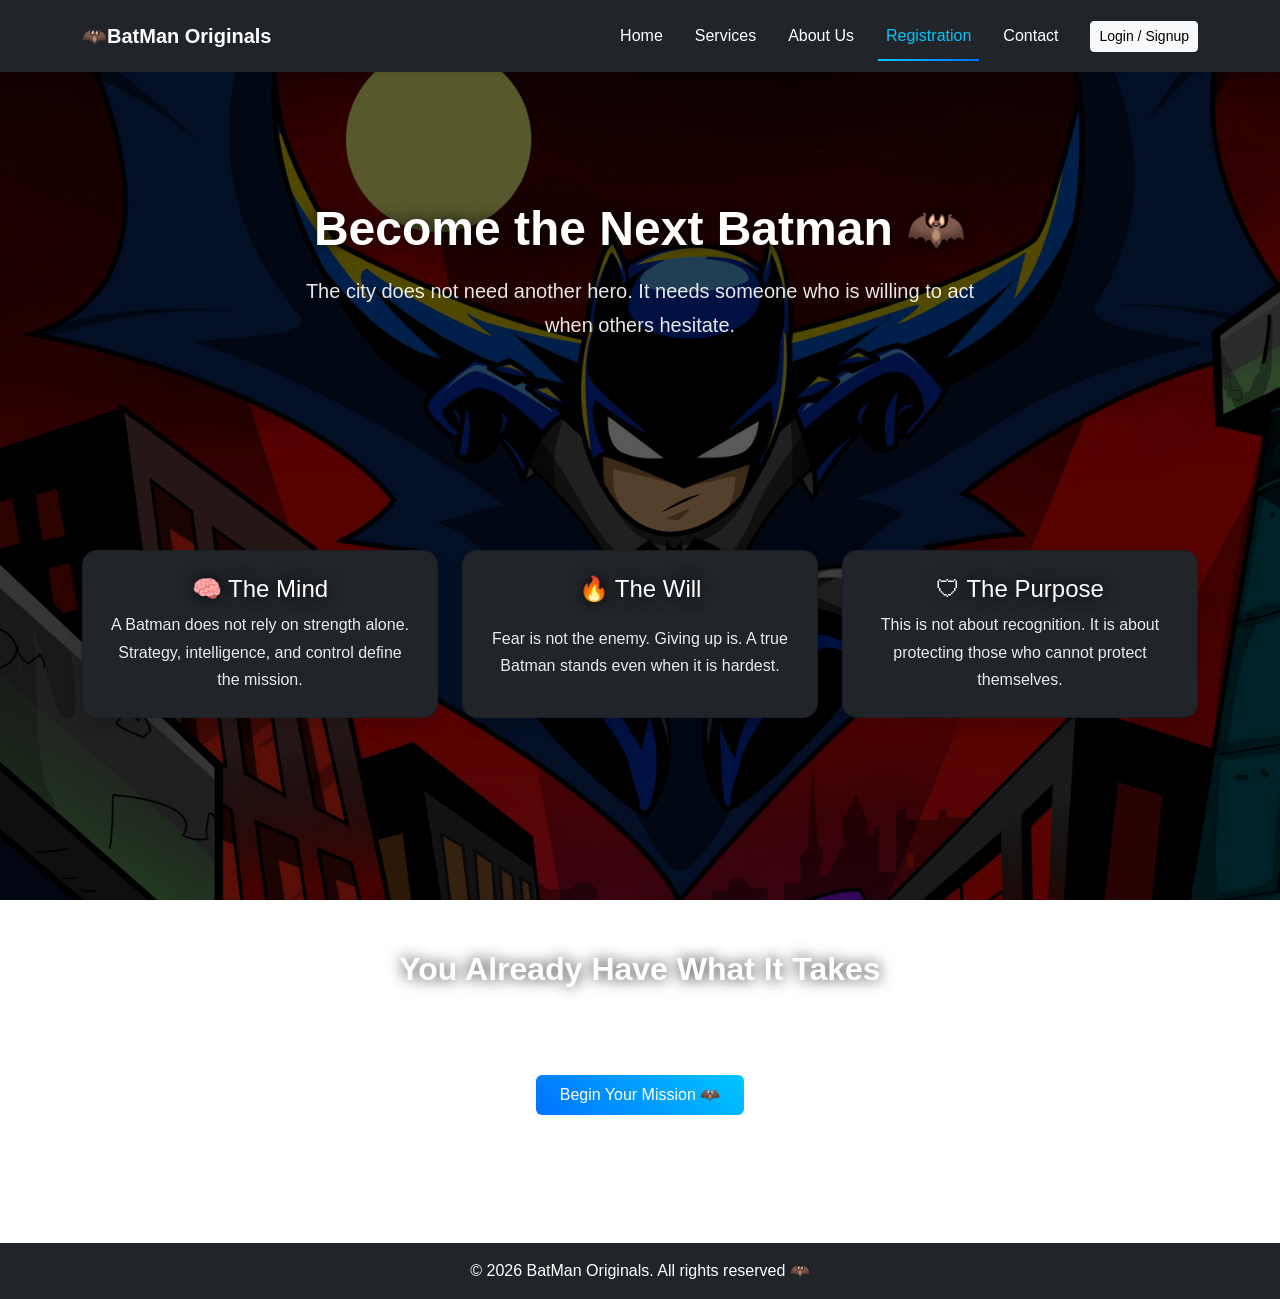
<file: Registration.html>
<!DOCTYPE html>
<html lang="en">

<head>
    <meta charset="UTF-8">
    <meta name="viewport" content="width=device-width, initial-scale=1.0">
    <title>BatMan Internship Registration Form</title>
    <link href="https://cdn.jsdelivr.net/npm/bootstrap@5.0.2/dist/css/bootstrap.min.css" rel="stylesheet">

    <link rel="stylesheet" href="style.css">
</head>

<body>

    <nav class="navbar navbar-expand-lg navbar-dark bg-dark shadow-sm py-3">
        <div class="container">

            <a class="navbar-brand fw-bold" href="#">🦇BatMan Originals</a>

            <button class="navbar-toggler" type="button" data-bs-toggle="collapse" data-bs-target="#menu">
                <span class="navbar-toggler-icon"></span>
            </button>

            <div class="collapse navbar-collapse" id="menu">
                <ul class="navbar-nav ms-auto text-center">
                    <li class="nav-item">
                        <a class="nav-link text-white mx-2" href="index.html">Home</a>
                    </li>
                    <li class="nav-item">
                        <a class="nav-link text-white mx-2" href="Services.html">Services</a>
                    </li>
                    <li class="nav-item">
                        <a class="nav-link text-white mx-2" href="Aboutus.html">About Us</a>
                    </li>
                    <li class="nav-item">
                        <a class="nav-link text-white mx-2 active " href="Registration.html">Registration</a>
                    </li>
                    <li class="nav-item">
                        <a class="nav-link text-white mx-2" href="Contact.html">Contact</a>
                    </li>
                </ul>

                <button type="button" class="btn btn-light btn-sm ms-lg-3 mt-2 mt-lg-0" data-bs-toggle="modal"
                    data-bs-target="#loginModal">
                    Login / Signup
                </button>
            </div>

        </div>
    </nav>

    <div class="modal fade" id="loginModal" tabindex="-1">
        <div class="modal-dialog modal-dialog-centered">
            <div class="modal-content">

                <div class="modal-header">
                    <h5 class="modal-title text-dark">Login</h5>
                    <button type="button" class="btn-close" data-bs-dismiss="modal"></button>
                </div>

                <div class="modal-body">
                    <form>
                        <div class="mb-3">
                            <label class="form-label text-dark">Email</label>
                            <input type="email" class="form-control" placeholder="Enter email">
                        </div>

                        <div class="mb-3">
                            <label class="form-label text-dark">Password</label>
                            <input type="password" class="form-control" placeholder="Enter password">
                        </div>

                        <button class="btn btn-link p-0">Forgot Password?</button>
                    </form>
                </div>

                <div class="modal-footer">
                    <button class="btn btn-secondary" data-bs-dismiss="modal">Close</button>
                    <button class="btn btn-primary">Login</button>
                </div>

            </div>
        </div>
    </div>

    <section class="container mt-5 text-center">

        <h1 class="fw-bold display-5">Become the Next Batman 🦇</h1>

        <p class="lead mt-3">
            The city does not need another hero.
            It needs someone who is willing to act when others hesitate.
        </p>

    </section>

    <section class="container mt-5">
        <div class="row text-center">

            <div class="col-md-4 mb-4">
                <div class="card bg-dark text-white p-4 h-100 shadow bat-card">
                    <h4>🧠 The Mind</h4>
                    <p>
                        A Batman does not rely on strength alone.
                        Strategy, intelligence, and control define the mission.
                    </p>
                </div>
            </div>

            <div class="col-md-4 mb-4">
                <div class="card bg-dark text-white p-4 h-100 shadow bat-card">
                    <h4>🔥 The Will</h4>
                    <p>
                        Fear is not the enemy.
                        Giving up is.
                        A true Batman stands even when it is hardest.
                    </p>
                </div>
            </div>

            <div class="col-md-4 mb-4">
                <div class="card bg-dark text-white p-4 h-100 shadow bat-card">
                    <h4>🛡 The Purpose</h4>
                    <p>
                        This is not about recognition.
                        It is about protecting those who cannot protect themselves.
                    </p>
                </div>
            </div>

        </div>
    </section>

    <section class="container text-center mt-5">

        <h2 class="fw-bold">You Already Have What It Takes</h2>

        <p class="mt-3">
            You do not need a suit.
            You do not need a name.
        </p>

        <p>
            You only need the courage to take the first step.
        </p>

        <button class="btn btn-primary mt-3 px-4 py-2" data-bs-toggle="modal" data-bs-target="#formModal">
            Begin Your Mission 🦇
        </button>

    </section>

    <div class="modal fade" id="formModal" tabindex="-1">
        <div class="modal-dialog modal-dialog-centered">
            <div class="modal-content">

                <div class="modal-header">
                    <h5 class="modal-title text-dark">Registration Form</h5>
                    <button class="btn-close" data-bs-dismiss="modal"></button>
                </div>

                <div class="modal-body">
                    <form>
                        <input type="text" class="form-control mb-3" placeholder="Name">
                        <input type="email" class="form-control mb-3" placeholder="Email">
                        <input type="tel" class="form-control mb-3" placeholder="Phone">
                        <input type="password" class="form-control mb-3" placeholder="Password">
                    </form>
                </div>

                <div class="modal-footer">
                    <button class="btn btn-secondary" data-bs-dismiss="modal">Close</button>
                    <button class="btn btn-primary">Save</button>
                </div>

            </div>
        </div>
    </div>

    <footer class="bg-dark text-center text-white py-3 mt-5">
        &copy; 2026 BatMan Originals. All rights reserved 🦇
    </footer>

    <script src="https://cdn.jsdelivr.net/npm/bootstrap@5.0.2/dist/js/bootstrap.bundle.min.js"></script>
    <script>
        window.addEventListener("scroll", function () {
            let reveals = document.querySelectorAll(".reveal");

            reveals.forEach((el) => {
                let windowHeight = window.innerHeight;
                let elementTop = el.getBoundingClientRect().top;

                if (elementTop < windowHeight - 100) {
                    el.classList.add("active");
                }
            });
        });
    </script>

</body>

</html>
</file>
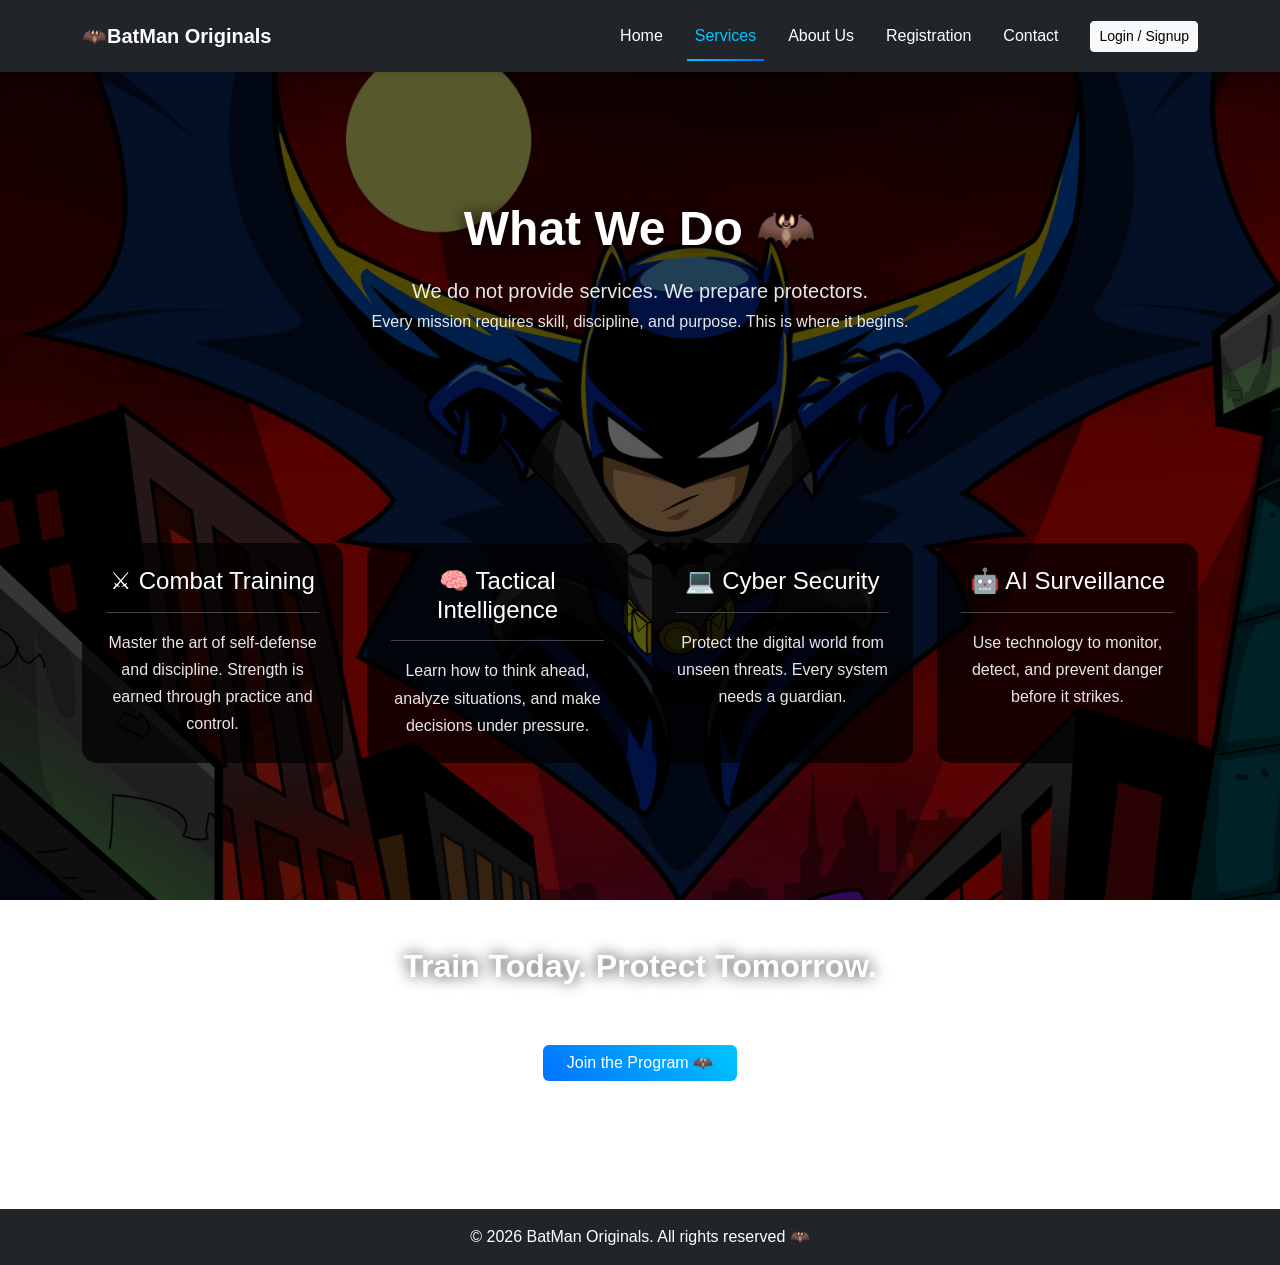
<file: Services.html>
<!DOCTYPE html>
<html lang="en">

<head>
    <meta charset="UTF-8">
    <meta name="viewport" content="width=device-width, initial-scale=1.0">
    <title>Services - BatMan Originals</title>

    <link href="https://cdn.jsdelivr.net/npm/bootstrap@5.0.2/dist/css/bootstrap.min.css" rel="stylesheet">
    <link rel="stylesheet" href="style.css">
</head>

<body>
    <nav class="navbar navbar-expand-lg navbar-dark bg-dark shadow-sm py-3">
        <div class="container">

            <a class="navbar-brand fw-bold" href="#">🦇BatMan Originals</a>

            <button class="navbar-toggler" type="button" data-bs-toggle="collapse" data-bs-target="#menu">
                <span class="navbar-toggler-icon"></span>
            </button>

            <div class="collapse navbar-collapse" id="menu">
                <ul class="navbar-nav ms-auto text-center">
                    <li class="nav-item">
                        <a class="nav-link text-white mx-2" href="index.html">Home</a>
                    </li>
                    <li class="nav-item">
                        <a class="nav-link text-white mx-2 active" href="Services.html">Services</a>
                    </li>
                    <li class="nav-item">
                        <a class="nav-link text-white mx-2" href="Aboutus.html">About Us</a>
                    </li>
                    <li class="nav-item">
                        <a class="nav-link text-white mx-2" href="Registration.html">Registration</a>
                    </li>
                    <li class="nav-item">
                        <a class="nav-link text-white mx-2" href="Contact.html">Contact</a>
                    </li>
                </ul>

                <button class="btn btn-light btn-sm ms-lg-3 mt-2 mt-lg-0" data-bs-toggle="modal"
                    data-bs-target="#loginModal">
                    Login / Signup
                </button>
            </div>
        </div>
    </nav>

    <div class="modal fade" id="loginModal" tabindex="-1">
        <div class="modal-dialog modal-dialog-centered">
            <div class="modal-content">

                <div class="modal-header">
                    <h5 class="modal-title text-dark">Login</h5>
                    <button class="btn-close" data-bs-dismiss="modal"></button>
                </div>

                <div class="modal-body">
                    <input type="email" class="form-control mb-3" placeholder="Email">
                    <input type="password" class="form-control mb-3" placeholder="Password">
                </div>

                <div class="modal-footer">
                    <button class="btn btn-secondary" data-bs-dismiss="modal">Close</button>
                    <button class="btn btn-primary">Login</button>
                </div>

            </div>
        </div>
    </div>
    <section class="container text-center mt-5 reveal">
        <h1 class="fw-bold display-5">What We Do 🦇</h1>

        <p class="lead mt-3">
            We do not provide services. We prepare protectors.
        </p>

        <p>
            Every mission requires skill, discipline, and purpose.
            This is where it begins.
        </p>
    </section>

    <section class="container mt-5 reveal">
        <div class="row text-center">

            <div class="col-md-3 mb-4">
                <div class="p-4 bat-card h-100">
                    <h4>⚔ Combat Training</h4>
                    <hr class="bg-light">
                    <p>
                        Master the art of self-defense and discipline.
                        Strength is earned through practice and control.
                    </p>
                </div>
            </div>

            <div class="col-md-3 mb-4">
                <div class="p-4 bat-card h-100">
                    <h4>🧠 Tactical Intelligence</h4>
                    <hr class="bg-light">
                    <p>
                        Learn how to think ahead, analyze situations,
                        and make decisions under pressure.
                    </p>
                </div>
            </div>

            <div class="col-md-3 mb-4">
                <div class="p-4 bat-card h-100">
                    <h4>💻 Cyber Security</h4>
                    <hr class="bg-light">
                    <p>
                        Protect the digital world from unseen threats.
                        Every system needs a guardian.
                    </p>
                </div>
            </div>

            <div class="col-md-3 mb-4">
                <div class="p-4 bat-card h-100">
                    <h4>🤖 AI Surveillance</h4>
                    <hr class="bg-light">
                    <p>
                        Use technology to monitor, detect, and prevent danger
                        before it strikes.
                    </p>
                </div>
            </div>

        </div>
    </section>

    <section class="container text-center reveal">
        <h2 class="fw-bold">Train Today. Protect Tomorrow.</h2>

        <p class="mt-3">
            The mission is bigger than any one person.
            It requires a network.
        </p>

        <a href="Registration.html" class="btn btn-primary mt-3 px-4">
            Join the Program 🦇
        </a>
    </section>

    <footer class="bg-dark text-center text-white py-3 mt-5">
        &copy; 2026 BatMan Originals. All rights reserved 🦇
    </footer>

    <script src="https://cdn.jsdelivr.net/npm/bootstrap@5.0.2/dist/js/bootstrap.bundle.min.js"></script>
    <script>
        window.addEventListener("scroll", function () {
            let reveals = document.querySelectorAll(".reveal");

            reveals.forEach((el) => {
                let windowHeight = window.innerHeight;
                let elementTop = el.getBoundingClientRect().top;

                if (elementTop < windowHeight - 100) {
                    el.classList.add("active");
                }
            });
        });
    </script>

</body>

</html>
</file>
<file: style.css>
* {
    margin: 0;
    padding: 0;
    box-sizing: border-box;
}

body {
    font-family: 'Segoe UI', sans-serif;
    color: #fff;
    background: url('BatMan.jpg') center center/cover no-repeat fixed;
    position: relative;
}

body::before {
    content: '';
    position: fixed;
    inset: 0;
    background: rgba(0, 0, 0, 0.65);
    z-index: -1;
}

.navbar {
    backdrop-filter: blur(10px);
}

.navbar-toggler {
    border: none;
}

.navbar-nav .nav-link {
    position: relative;
    transition: 0.3s;
}

.navbar-nav .nav-link::after {
    content: "";
    position: absolute;
    left: 0;
    bottom: -5px;
    width: 0%;
    height: 2px;
    background: linear-gradient(90deg, #00c6ff, #0072ff);
    transition: 0.3s;
}

.navbar-nav .nav-link:hover {
    color: #00c6ff !important;
}

.navbar-nav .nav-link:hover::after {
    width: 100%;
}

.navbar-nav .nav-link.active {
    color: #00c6ff !important;
}

.navbar-nav .nav-link.active::after {
    width: 100%;
}

section {
    padding: 80px 0;
}

h1,
h2,
h4 {
    text-shadow: 0 0 15px rgba(0, 0, 0, 0.9);
}

section p {
    max-width: 700px;
    margin: auto;
    line-height: 1.7;
    opacity: 0.9;
}

.bat-card {
    background: rgba(0, 0, 0, 0.7);
    border-radius: 15px;
    transition: all 0.3s ease;
}

.bat-card:hover {
    transform: translateY(-10px) scale(1.03);
    box-shadow: 0 10px 30px rgba(0, 0, 0, 0.6);
}

.btn-primary {
    background: linear-gradient(45deg, #0072ff, #00c6ff);
    border: none;
}

.btn-primary:hover {
    box-shadow: 0 0 15px #00c6ff;
}

.reveal {
    opacity: 0;
    transform: translateY(40px);
    transition: 0.6s ease;
}

.reveal.active {
    opacity: 1;
    transform: translateY(0);
}

.bat-signal {
    font-size: 70px;
    animation: glow 2s infinite alternate;
}

@keyframes glow {
    from {
        text-shadow: 0 0 10px #fff;
    }

    to {
        text-shadow: 0 0 25px #00c6ff, 0 0 50px #0072ff;
    }
}

footer {
    position: relative;
}
</file>
